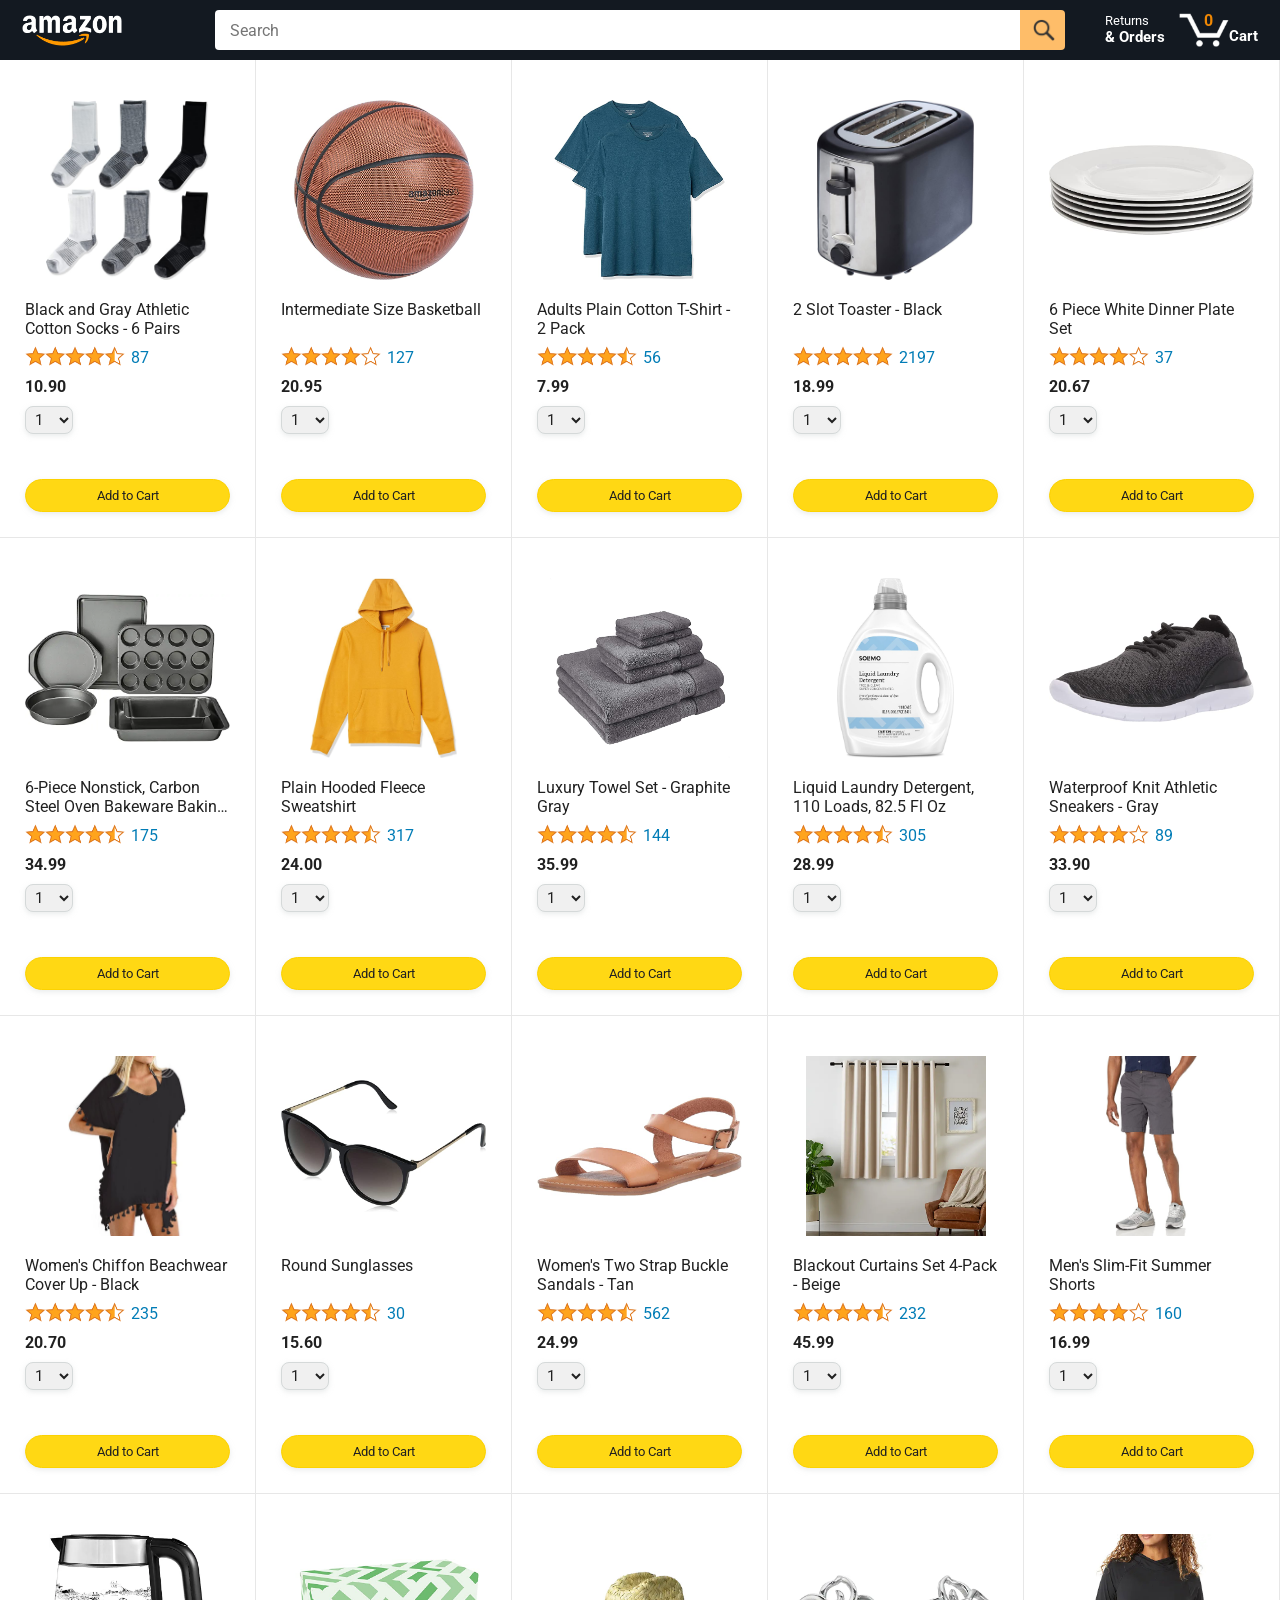
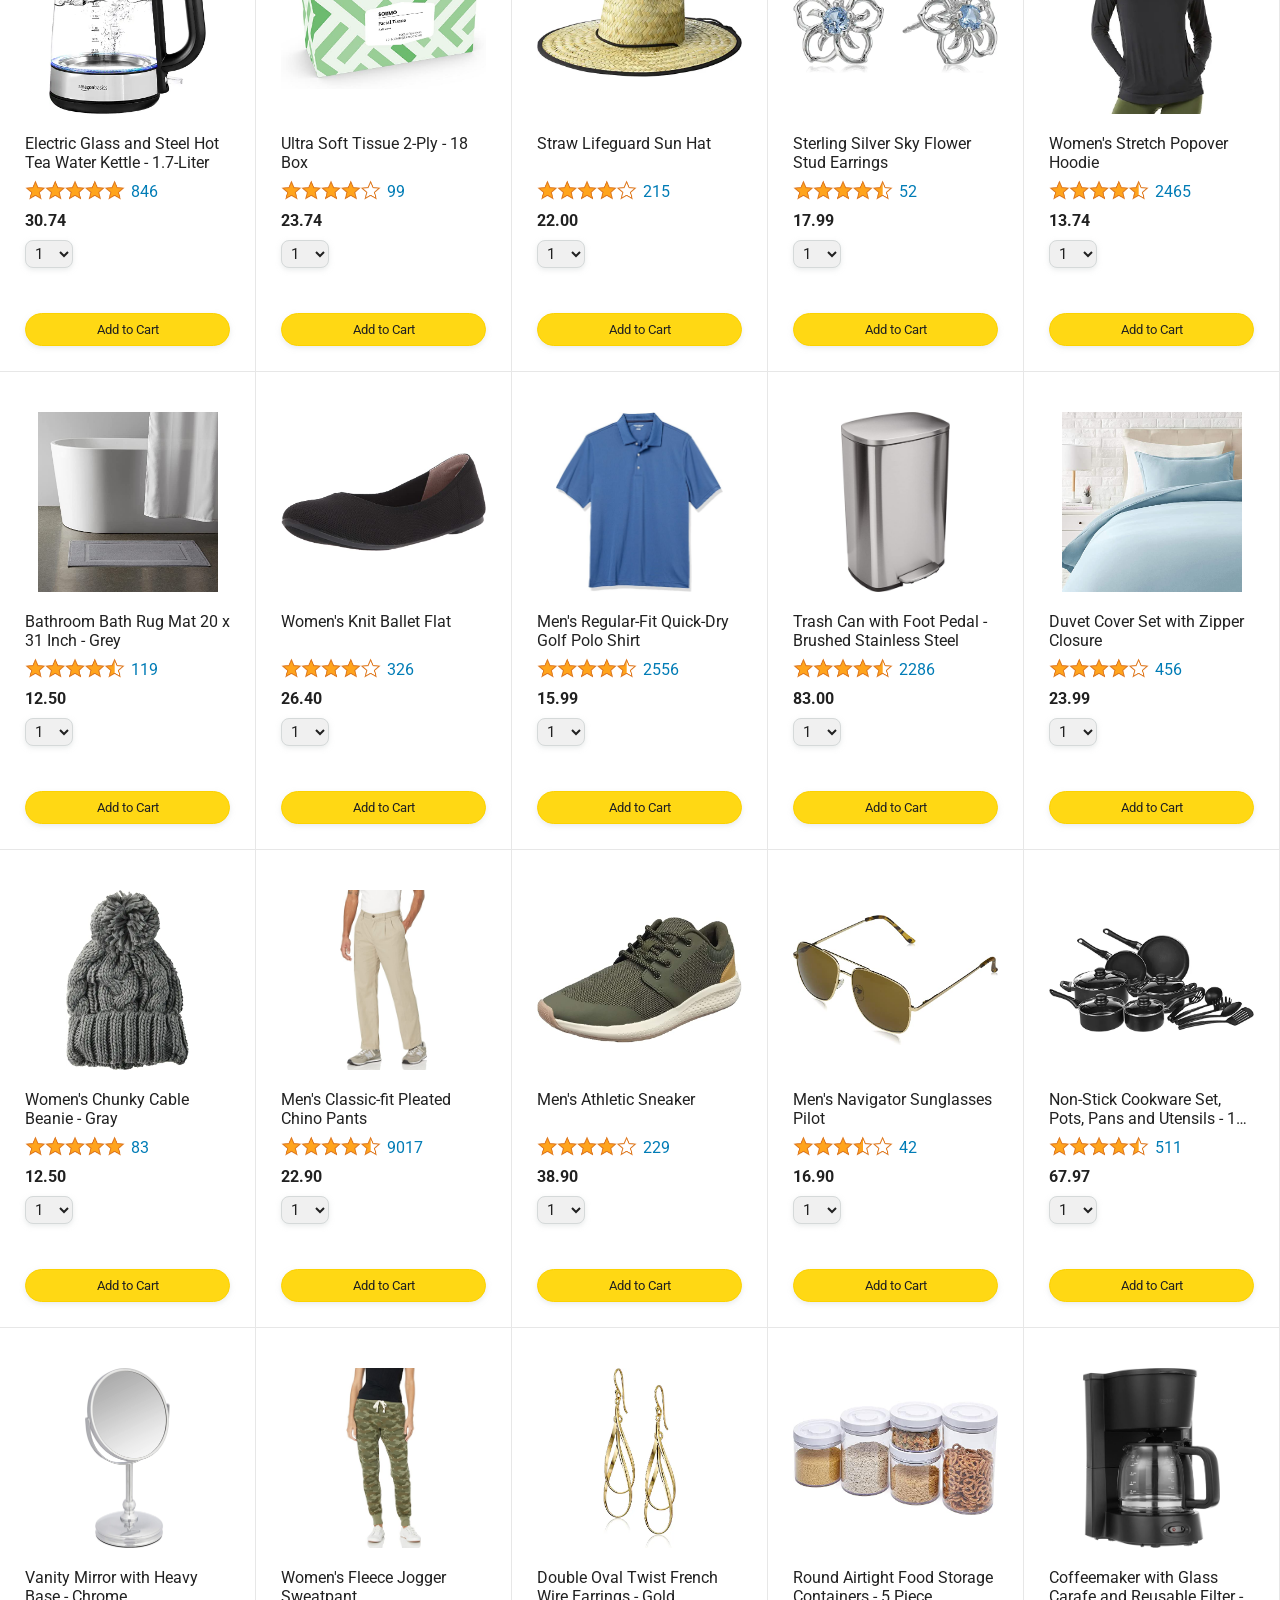
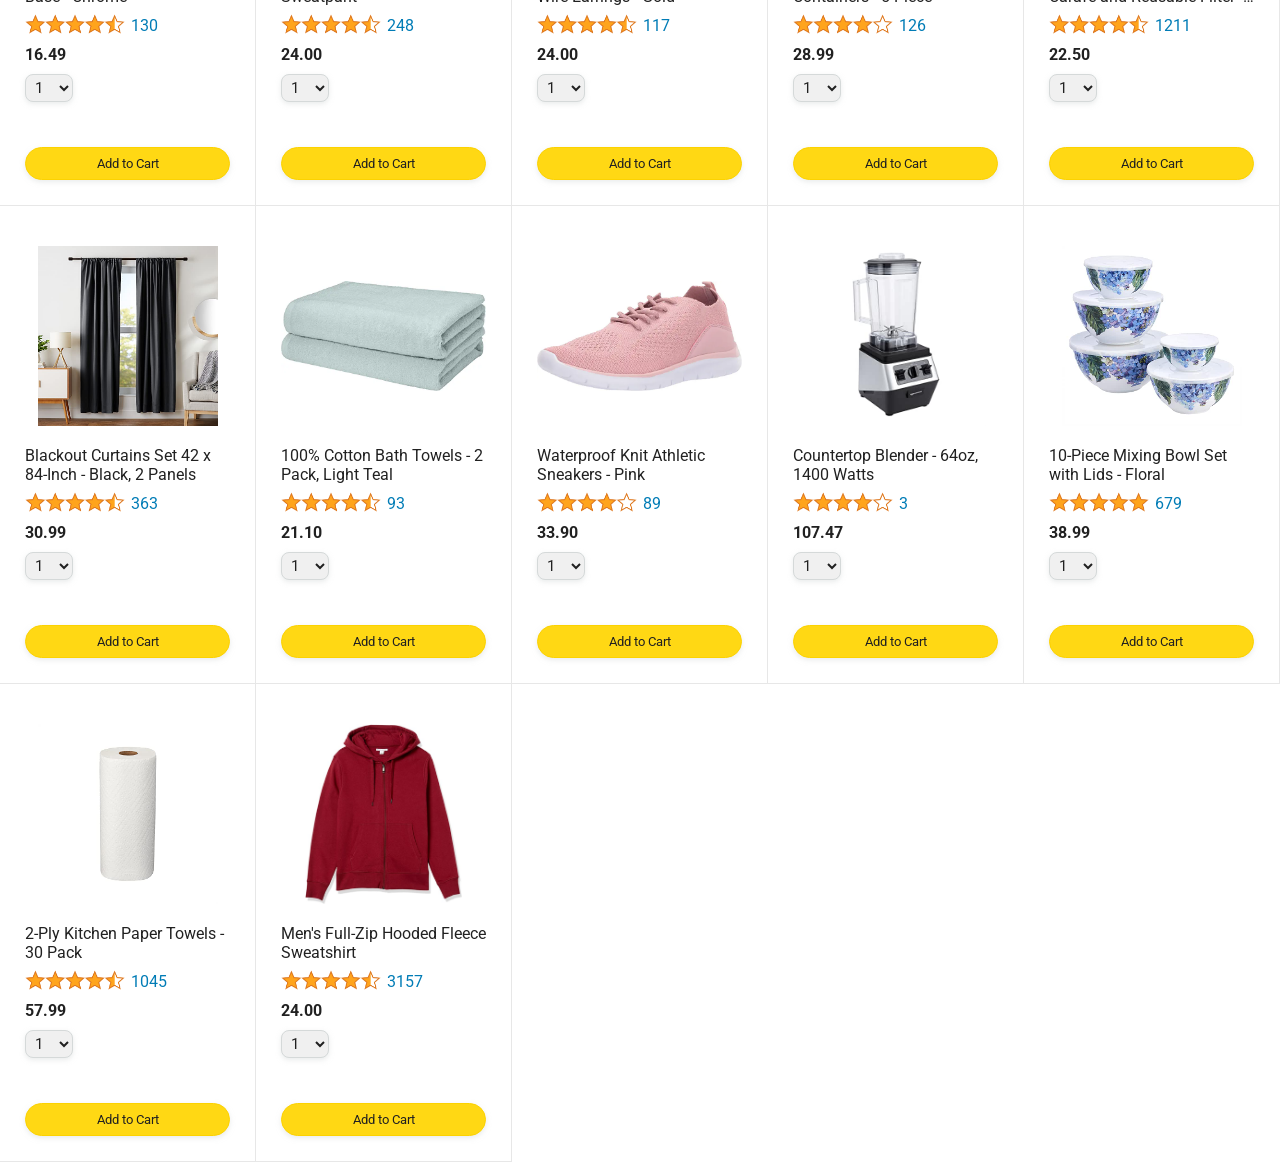
<file: javascript-amazon-project-main/amazon.html>
<!DOCTYPE html>
<html>
  <head>
    <title>Amazon Project</title>

    <!-- This code is needed for responsive design to work.
      (Responsive design = make the website look good on
      smaller screen sizes like a phone or a tablet). -->
    <meta name="viewport" content="width=device-width, initial-scale=1">

    <!-- Load a font called Roboto from Google Fonts. -->
    <link rel="preconnect" href="https://fonts.googleapis.com">
    <link rel="preconnect" href="https://fonts.gstatic.com" crossorigin>
    <link href="https://fonts.googleapis.com/css2?family=Roboto:wght@400;500;700&display=swap" rel="stylesheet">

    <!-- Here are the CSS files for this page. -->
    <link rel="stylesheet" href="styles/shared/general.css">
    <link rel="stylesheet" href="styles/shared/amazon-header.css">
    <link rel="stylesheet" href="styles/pages/amazon.css">
  </head>
  <body>
    <div class="amazon-header">
      <div class="amazon-header-left-section">
        <a href="amazon.html" class="header-link">
          <img class="amazon-logo"
            src="images/amazon-logo-white.png">
          <img class="amazon-mobile-logo"
            src="images/amazon-mobile-logo-white.png">
        </a>
      </div>

      <div class="amazon-header-middle-section">
        <input class="search-bar" type="text" placeholder="Search">

        <button class="search-button">
          <img class="search-icon" src="images/icons/search-icon.png">
        </button>
      </div>

      <div class="amazon-header-right-section">
        <a class="orders-link header-link" href="orders.html">
          <span class="returns-text">Returns</span>
          <span class="orders-text">& Orders</span>
        </a>

        <a class="cart-link header-link" href="checkout.html">
          <img class="cart-icon" src="images/icons/cart-icon.png">
          <div class="cart-quantity js-cart-quantity">0</div>
          <div class="cart-text">Cart</div>
        </a>
      </div>
    </div>
    
    <div class="main">
      
      <div class="products-grid js-products-grid"></div>
    </div>
    <script type="module" src="backend/amazon.js"></script>
  </body>
</html>
</file>
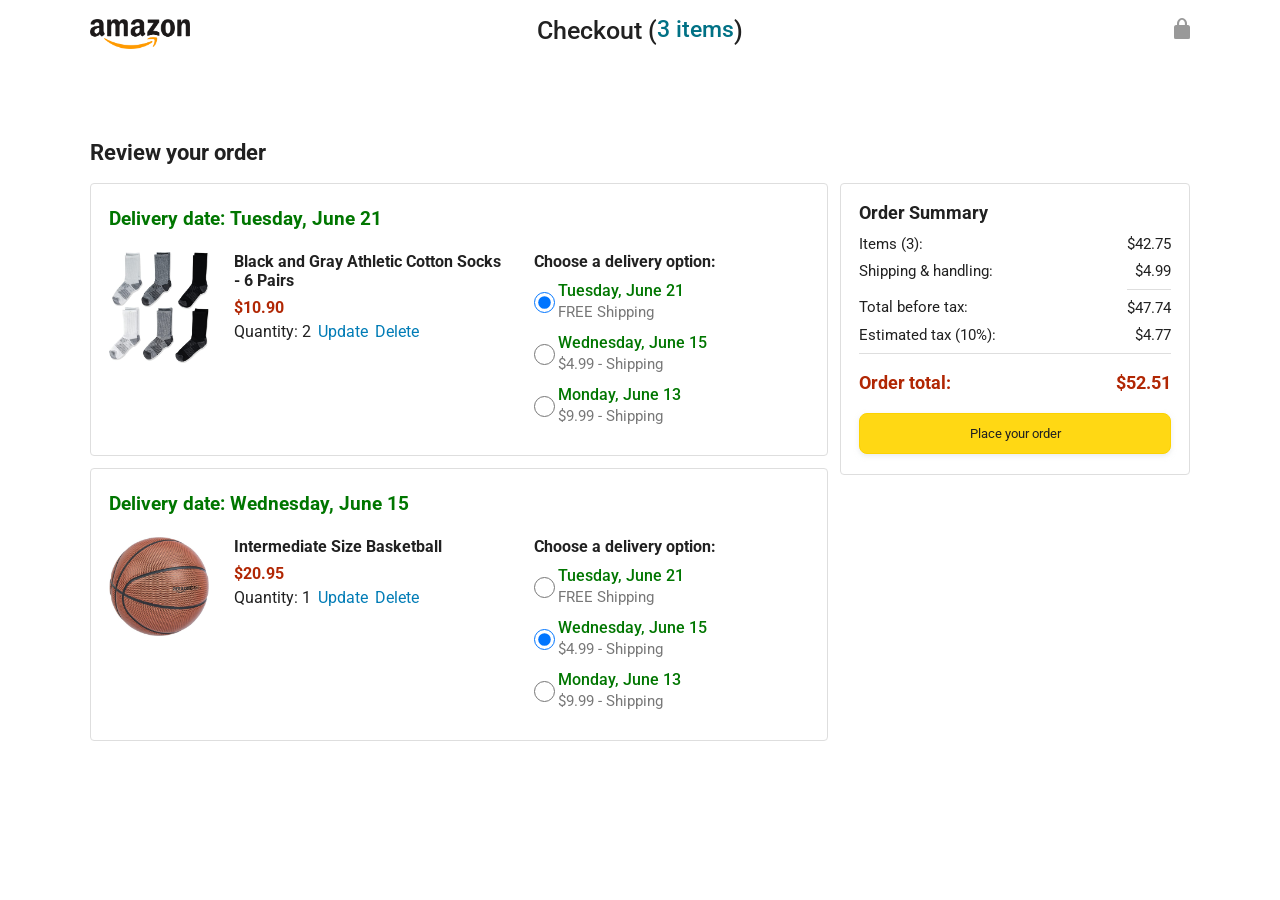
<file: javascript-amazon-project-main/checkout.html>
<!DOCTYPE html>
<html>
  <head>
    <title>Checkout</title>

    <!-- This code is needed for responsive design to work.
      (Responsive design = make the website look good on
      smaller screen sizes like a phone or a tablet). -->
    <meta name="viewport" content="width=device-width, initial-scale=1">

    <!-- Load a font called Roboto from Google Fonts. -->
    <link rel="preconnect" href="https://fonts.googleapis.com">
    <link rel="preconnect" href="https://fonts.gstatic.com" crossorigin>
    <link href="https://fonts.googleapis.com/css2?family=Roboto:wght@400;500;700&display=swap" rel="stylesheet">

    <!-- Here are the CSS files for this page. -->
    <link rel="stylesheet" href="styles/shared/general.css">
    <link rel="stylesheet" href="styles/pages/checkout/checkout-header.css">
    <link rel="stylesheet" href="styles/pages/checkout/checkout.css">
  </head>
  <body>
    <div class="checkout-header">
      <div class="header-content">
        <div class="checkout-header-left-section">
          <a href="amazon.html">
            <img class="amazon-logo" src="images/amazon-logo.png">
            <img class="amazon-mobile-logo" src="images/amazon-mobile-logo.png">
          </a>
        </div>

        <div class="checkout-header-middle-section">
          Checkout (<a class="return-to-home-link"
            href="amazon.html">3 items</a>)
        </div>

        <div class="checkout-header-right-section">
          <img src="images/icons/checkout-lock-icon.png">
        </div>
      </div>
    </div>

    <div class="main">
      <div class="page-title">Review your order</div>

      <div class="checkout-grid">
        <div class="order-summary">
          <div class="cart-item-container">
            <div class="delivery-date">
              Delivery date: Tuesday, June 21
            </div>

            <div class="cart-item-details-grid">
              <img class="product-image"
                src="images/products/athletic-cotton-socks-6-pairs.jpg">

              <div class="cart-item-details">
                <div class="product-name">
                  Black and Gray Athletic Cotton Socks - 6 Pairs
                </div>
                <div class="product-price">
                  $10.90
                </div>
                <div class="product-quantity">
                  <span>
                    Quantity: <span class="quantity-label">2</span>
                  </span>
                  <span class="update-quantity-link link-primary">
                    Update
                  </span>
                  <span class="delete-quantity-link link-primary">
                    Delete
                  </span>
                </div>
              </div>

              <div class="delivery-options">
                <div class="delivery-options-title">
                  Choose a delivery option:
                </div>
                <div class="delivery-option">
                  <input type="radio" checked
                    class="delivery-option-input"
                    name="delivery-option-1">
                  <div>
                    <div class="delivery-option-date">
                      Tuesday, June 21
                    </div>
                    <div class="delivery-option-price">
                      FREE Shipping
                    </div>
                  </div>
                </div>
                <div class="delivery-option">
                  <input type="radio"
                    class="delivery-option-input"
                    name="delivery-option-1">
                  <div>
                    <div class="delivery-option-date">
                      Wednesday, June 15
                    </div>
                    <div class="delivery-option-price">
                      $4.99 - Shipping
                    </div>
                  </div>
                </div>
                <div class="delivery-option">
                  <input type="radio"
                    class="delivery-option-input"
                    name="delivery-option-1">
                  <div>
                    <div class="delivery-option-date">
                      Monday, June 13
                    </div>
                    <div class="delivery-option-price">
                      $9.99 - Shipping
                    </div>
                  </div>
                </div>
              </div>
            </div>
          </div>

          <div class="cart-item-container">
            <div class="delivery-date">
              Delivery date: Wednesday, June 15
            </div>

            <div class="cart-item-details-grid">
              <img class="product-image"
                src="images/products/intermediate-composite-basketball.jpg">

              <div class="cart-item-details">
                <div class="product-name">
                  Intermediate Size Basketball
                </div>
                <div class="product-price">
                  $20.95
                </div>
                <div class="product-quantity">
                  <span>
                    Quantity: <span class="quantity-label">1</span>
                  </span>
                  <span class="update-quantity-link link-primary">
                    Update
                  </span>
                  <span class="delete-quantity-link link-primary">
                    Delete
                  </span>
                </div>
              </div>

              <div class="delivery-options">
                <div class="delivery-options-title">
                  Choose a delivery option:
                </div>

                <div class="delivery-option">
                  <input type="radio" class="delivery-option-input"
                    name="delivery-option-2">
                  <div>
                    <div class="delivery-option-date">
                      Tuesday, June 21
                    </div>
                    <div class="delivery-option-price">
                      FREE Shipping
                    </div>
                  </div>
                </div>
                <div class="delivery-option">
                  <input type="radio" checked class="delivery-option-input"
                    name="delivery-option-2">
                  <div>
                    <div class="delivery-option-date">
                      Wednesday, June 15
                    </div>
                    <div class="delivery-option-price">
                      $4.99 - Shipping
                    </div>
                  </div>
                </div>
                <div class="delivery-option">
                  <input type="radio" class="delivery-option-input"
                    name="delivery-option-2">
                  <div>
                    <div class="delivery-option-date">
                      Monday, June 13
                    </div>
                    <div class="delivery-option-price">
                      $9.99 - Shipping
                    </div>
                  </div>
                </div>
              </div>
            </div>
          </div>
        </div>

        <div class="payment-summary">
          <div class="payment-summary-title">
            Order Summary
          </div>

          <div class="payment-summary-row">
            <div>Items (3):</div>
            <div class="payment-summary-money">$42.75</div>
          </div>

          <div class="payment-summary-row">
            <div>Shipping &amp; handling:</div>
            <div class="payment-summary-money">$4.99</div>
          </div>

          <div class="payment-summary-row subtotal-row">
            <div>Total before tax:</div>
            <div class="payment-summary-money">$47.74</div>
          </div>

          <div class="payment-summary-row">
            <div>Estimated tax (10%):</div>
            <div class="payment-summary-money">$4.77</div>
          </div>

          <div class="payment-summary-row total-row">
            <div>Order total:</div>
            <div class="payment-summary-money">$52.51</div>
          </div>

          <button class="place-order-button button-primary">
            Place your order
          </button>
        </div>
      </div>
    </div>
  </body>
</html>
</file>
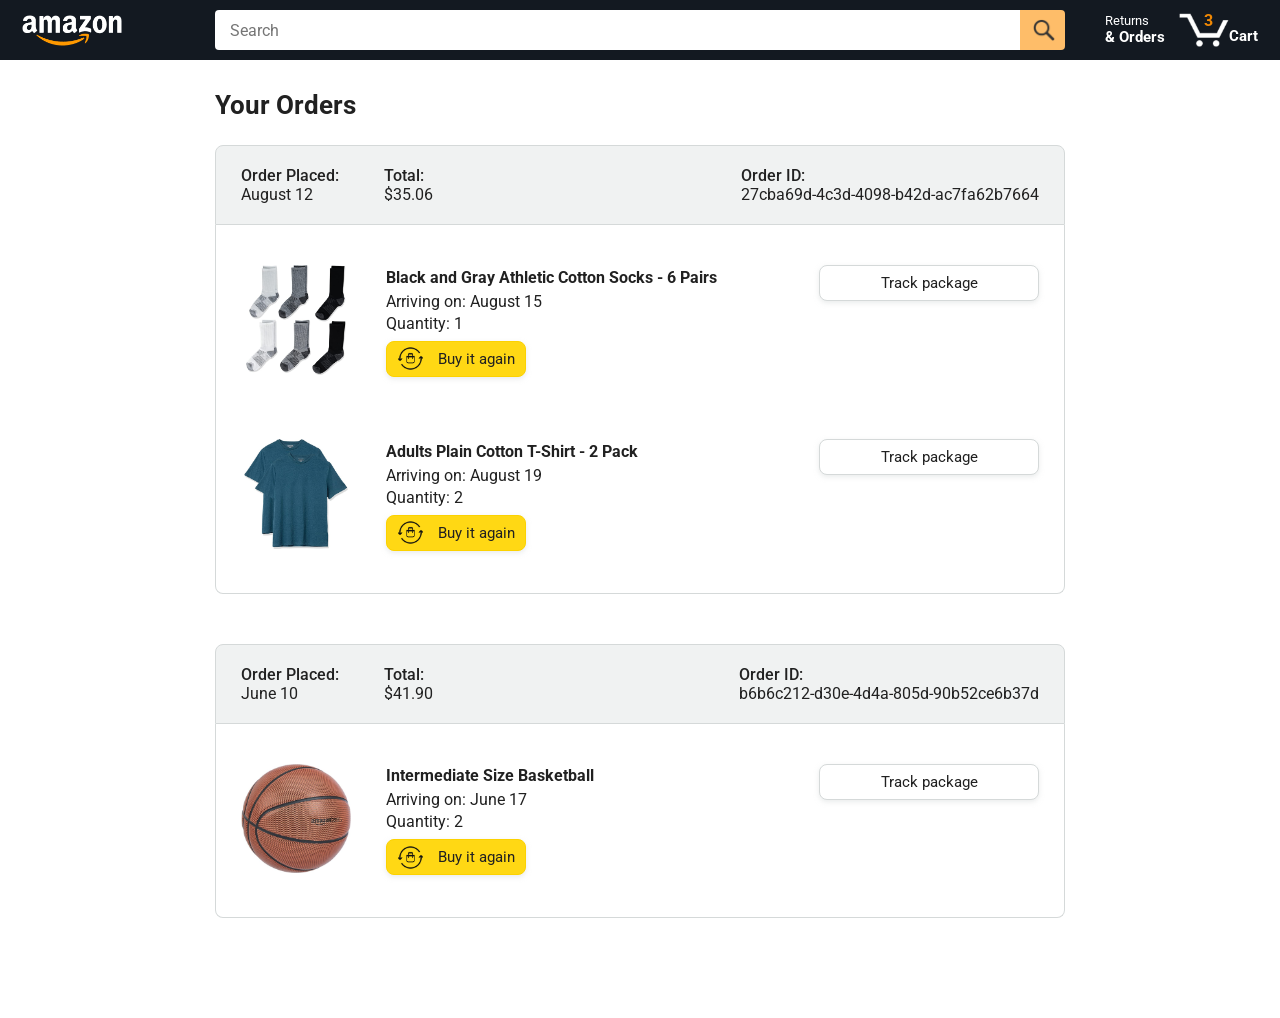
<file: javascript-amazon-project-main/orders.html>
<!DOCTYPE html>
<html>
  <head>
    <title>Orders</title>

    <!-- This code is needed for responsive design to work.
      (Responsive design = make the website look good on
      smaller screen sizes like a phone or a tablet). -->
    <meta name="viewport" content="width=device-width, initial-scale=1">

    <!-- Load a font called Roboto from Google Fonts. -->
    <link rel="preconnect" href="https://fonts.googleapis.com">
    <link rel="preconnect" href="https://fonts.gstatic.com" crossorigin>
    <link href="https://fonts.googleapis.com/css2?family=Roboto:wght@400;500;700&display=swap" rel="stylesheet">

    <!-- Here are the CSS files for this page. -->
    <link rel="stylesheet" href="styles/shared/general.css">
    <link rel="stylesheet" href="styles/shared/amazon-header.css">
    <link rel="stylesheet" href="styles/pages/orders.css">
  </head>
  <body>
    <div class="amazon-header">
      <div class="amazon-header-left-section">
        <a href="amazon.html" class="header-link">
          <img class="amazon-logo"
            src="images/amazon-logo-white.png">
          <img class="amazon-mobile-logo"
            src="images/amazon-mobile-logo-white.png">
        </a>
      </div>

      <div class="amazon-header-middle-section">
        <input class="search-bar" type="text" placeholder="Search">

        <button class="search-button">
          <img class="search-icon" src="images/icons/search-icon.png">
        </button>
      </div>

      <div class="amazon-header-right-section">
        <a class="orders-link header-link" href="orders.html">
          <span class="returns-text">Returns</span>
          <span class="orders-text">& Orders</span>
        </a>

        <a class="cart-link header-link" href="checkout.html">
          <img class="cart-icon" src="images/icons/cart-icon.png">
          <div class="cart-quantity">3</div>
          <div class="cart-text">Cart</div>
        </a>
      </div>
    </div>

    <div class="main">
      <div class="page-title">Your Orders</div>

      <div class="orders-grid">
        <div class="order-container">
          
          <div class="order-header">
            <div class="order-header-left-section">
              <div class="order-date">
                <div class="order-header-label">Order Placed:</div>
                <div>August 12</div>
              </div>
              <div class="order-total">
                <div class="order-header-label">Total:</div>
                <div>$35.06</div>
              </div>
            </div>

            <div class="order-header-right-section">
              <div class="order-header-label">Order ID:</div>
              <div>27cba69d-4c3d-4098-b42d-ac7fa62b7664</div>
            </div>
          </div>

          <div class="order-details-grid">
            <div class="product-image-container">
              <img src="images/products/athletic-cotton-socks-6-pairs.jpg">
            </div>

            <div class="product-details">
              <div class="product-name">
                Black and Gray Athletic Cotton Socks - 6 Pairs
              </div>
              <div class="product-delivery-date">
                Arriving on: August 15
              </div>
              <div class="product-quantity">
                Quantity: 1
              </div>
              <button class="buy-again-button button-primary">
                <img class="buy-again-icon" src="images/icons/buy-again.png">
                <span class="buy-again-message">Buy it again</span>
              </button>
            </div>

            <div class="product-actions">
              <a href="tracking.html">
                <button class="track-package-button button-secondary">
                  Track package
                </button>
              </a>
            </div>

            <div class="product-image-container">
              <img src="images/products/adults-plain-cotton-tshirt-2-pack-teal.jpg">
            </div>

            <div class="product-details">
              <div class="product-name">
                Adults Plain Cotton T-Shirt - 2 Pack
              </div>
              <div class="product-delivery-date">
                Arriving on: August 19
              </div>
              <div class="product-quantity">
                Quantity: 2
              </div>
              <button class="buy-again-button button-primary">
                <img class="buy-again-icon" src="images/icons/buy-again.png">
                <span class="buy-again-message">Buy it again</span>
              </button>
            </div>

            <div class="product-actions">
              <a href="tracking.html">
                <button class="track-package-button button-secondary">
                  Track package
                </button>
              </a>
            </div>
          </div>
        </div>

        <div class="order-container">

          <div class="order-header">
            <div class="order-header-left-section">
              <div class="order-date">
                <div class="order-header-label">Order Placed:</div>
                <div>June 10</div>
              </div>
              <div class="order-total">
                <div class="order-header-label">Total:</div>
                <div>$41.90</div>
              </div>
            </div>

            <div class="order-header-right-section">
              <div class="order-header-label">Order ID:</div>
              <div>b6b6c212-d30e-4d4a-805d-90b52ce6b37d</div>
            </div>
          </div>

          <div class="order-details-grid">
            <div class="product-image-container">
              <img src="images/products/intermediate-composite-basketball.jpg">
            </div>

            <div class="product-details">
              <div class="product-name">
                Intermediate Size Basketball
              </div>
              <div class="product-delivery-date">
                Arriving on: June 17
              </div>
              <div class="product-quantity">
                Quantity: 2
              </div>
              <button class="buy-again-button button-primary">
                <img class="buy-again-icon" src="images/icons/buy-again.png">
                <span class="buy-again-message">Buy it again</span>
              </button>
            </div>

            <div class="product-actions">
              <a href="tracking.html">
                <button class="track-package-button button-secondary">
                  Track package
                </button>
              </a>
            </div>
          </div>
        </div>
      </div>
    </div>
  </body>
</html>
</file>
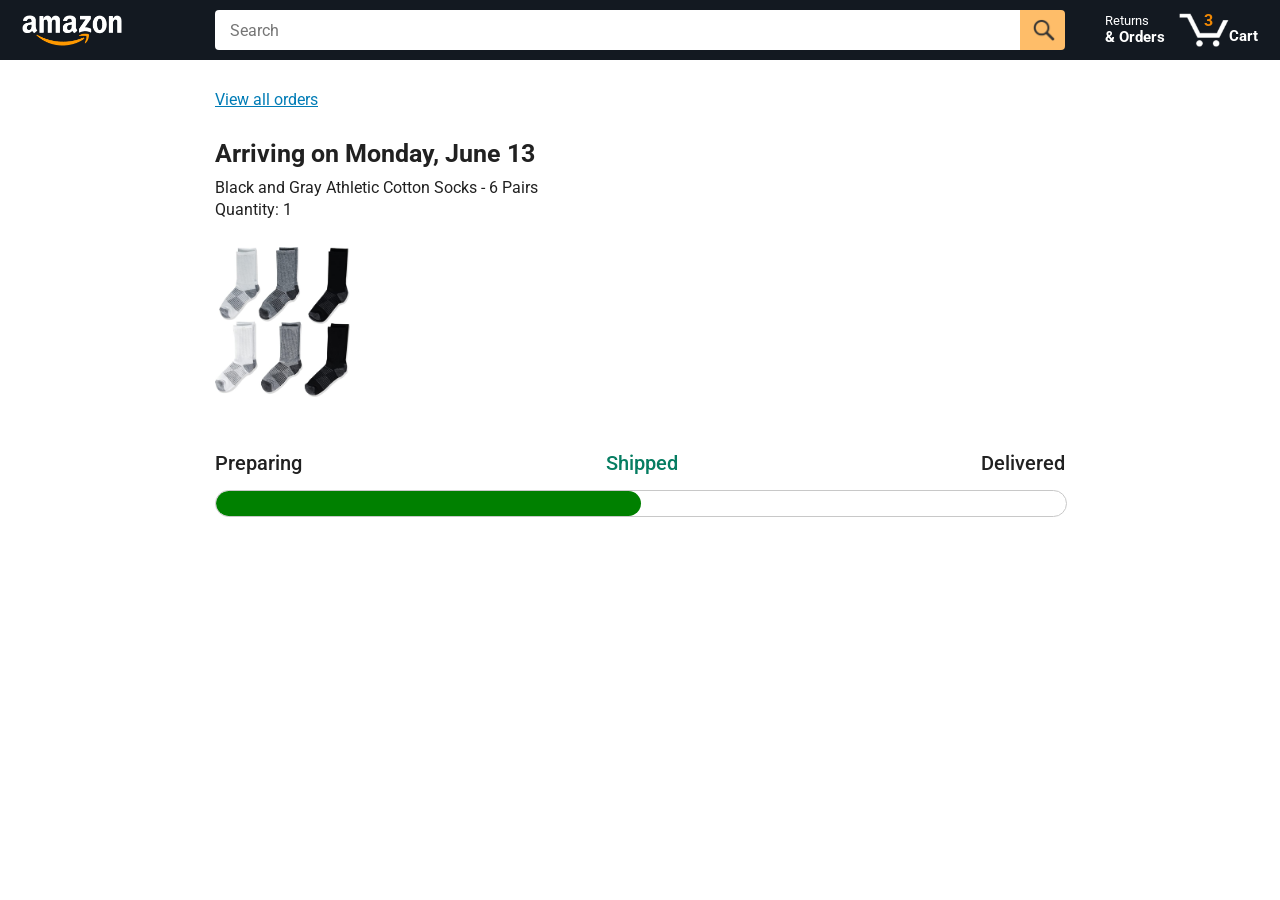
<file: javascript-amazon-project-main/tracking.html>
<!DOCTYPE html>
<html>
  <head>
    <title>Tracking</title>

    <!-- This code is needed for responsive design to work.
      (Responsive design = make the website look good on
      smaller screen sizes like a phone or a tablet). -->
    <meta name="viewport" content="width=device-width, initial-scale=1">

    <!-- Load a font called Roboto from Google Fonts. -->
    <link rel="preconnect" href="https://fonts.googleapis.com">
    <link rel="preconnect" href="https://fonts.gstatic.com" crossorigin>
    <link href="https://fonts.googleapis.com/css2?family=Roboto:wght@400;500;700&display=swap" rel="stylesheet">

    <!-- Here are the CSS files for this page. -->
    <link rel="stylesheet" href="styles/shared/general.css">
    <link rel="stylesheet" href="styles/shared/amazon-header.css">
    <link rel="stylesheet" href="styles/pages/tracking.css">
  </head>
  <body>
    <div class="amazon-header">
      <div class="amazon-header-left-section">
        <a href="amazon.html" class="header-link">
          <img class="amazon-logo"
            src="images/amazon-logo-white.png">
          <img class="amazon-mobile-logo"
            src="images/amazon-mobile-logo-white.png">
        </a>
      </div>

      <div class="amazon-header-middle-section">
        <input class="search-bar" type="text" placeholder="Search">

        <button class="search-button">
          <img class="search-icon" src="images/icons/search-icon.png">
        </button>
      </div>

      <div class="amazon-header-right-section">
        <a class="orders-link header-link" href="orders.html">
          <span class="returns-text">Returns</span>
          <span class="orders-text">& Orders</span>
        </a>

        <a class="cart-link header-link" href="checkout.html">
          <img class="cart-icon" src="images/icons/cart-icon.png">
          <div class="cart-quantity">3</div>
          <div class="cart-text">Cart</div>
        </a>
      </div>
    </div>

    <div class="main">
      <div class="order-tracking">
        <a class="back-to-orders-link link-primary" href="orders.html">
          View all orders
        </a>

        <div class="delivery-date">
          Arriving on Monday, June 13
        </div>

        <div class="product-info">
          Black and Gray Athletic Cotton Socks - 6 Pairs
        </div>

        <div class="product-info">
          Quantity: 1
        </div>

        <img class="product-image" src="images/products/athletic-cotton-socks-6-pairs.jpg">

        <div class="progress-labels-container">
          <div class="progress-label">
            Preparing
          </div>
          <div class="progress-label current-status">
            Shipped
          </div>
          <div class="progress-label">
            Delivered
          </div>
        </div>

        <div class="progress-bar-container">
          <div class="progress-bar"></div>
        </div>
      </div>
    </div>
  </body>
</html>
</file>
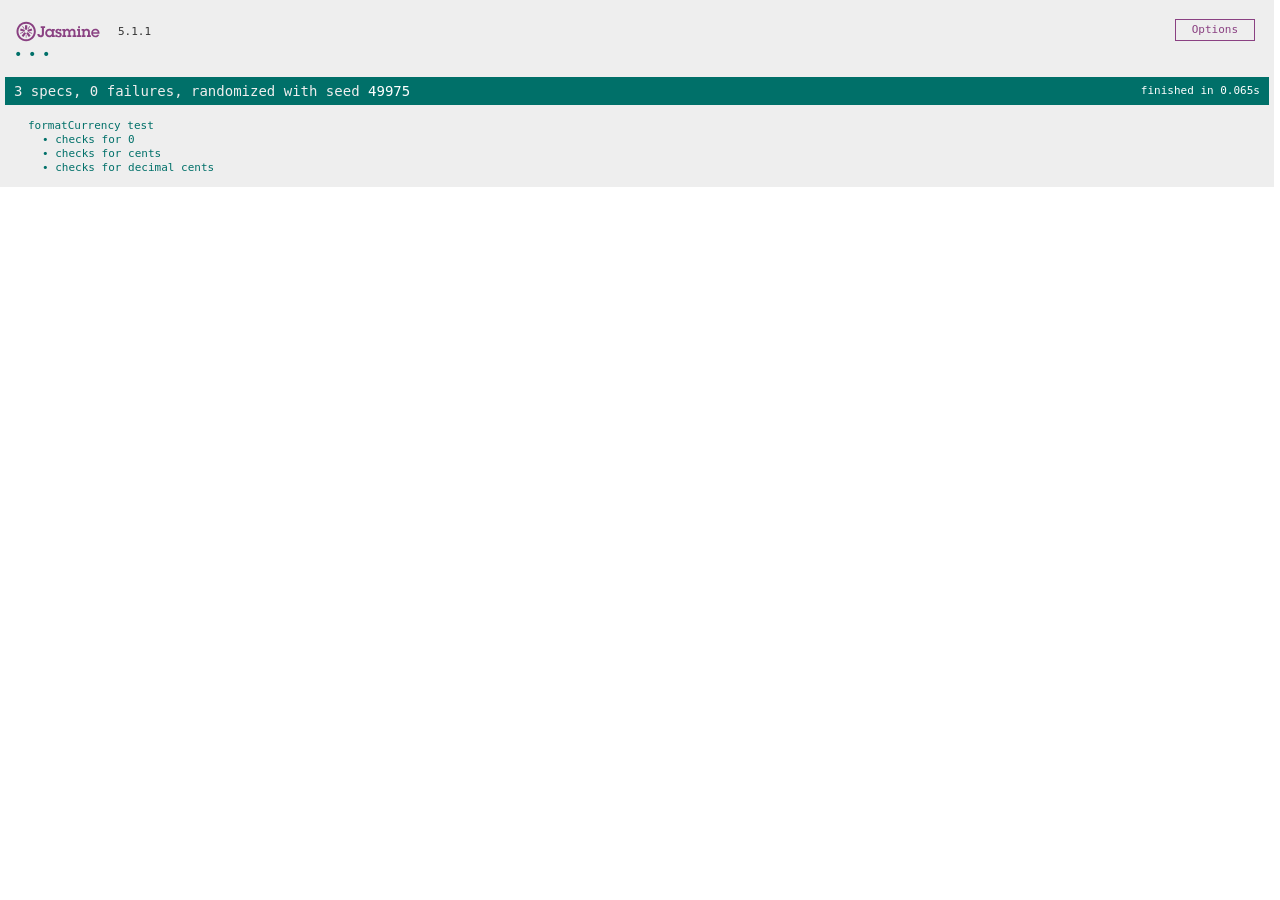
<file: tests-jasmine/SpecRunner.html>
<!DOCTYPE html>
<html>
<head>
  <meta charset="utf-8">
  <title>Jasmine Spec Runner v5.1.1</title>

  <link rel="shortcut icon" type="image/png" href="lib/jasmine-5.1.1/jasmine_favicon.png">
  <link rel="stylesheet" href="lib/jasmine-5.1.1/jasmine.css">

  <script src="lib/jasmine-5.1.1/jasmine.js"></script>
  <script src="lib/jasmine-5.1.1/jasmine-html.js"></script>
  <script src="lib/jasmine-5.1.1/boot0.js"></script>
  <!-- optional: include a file here that configures the Jasmine env -->
  <script src="lib/jasmine-5.1.1/boot1.js"></script>


  <!-- include spec files here... -->
  <script src="spec/paymentTest.js" type="module"></script>

</head>

<body>
</body>
</html>
</file>
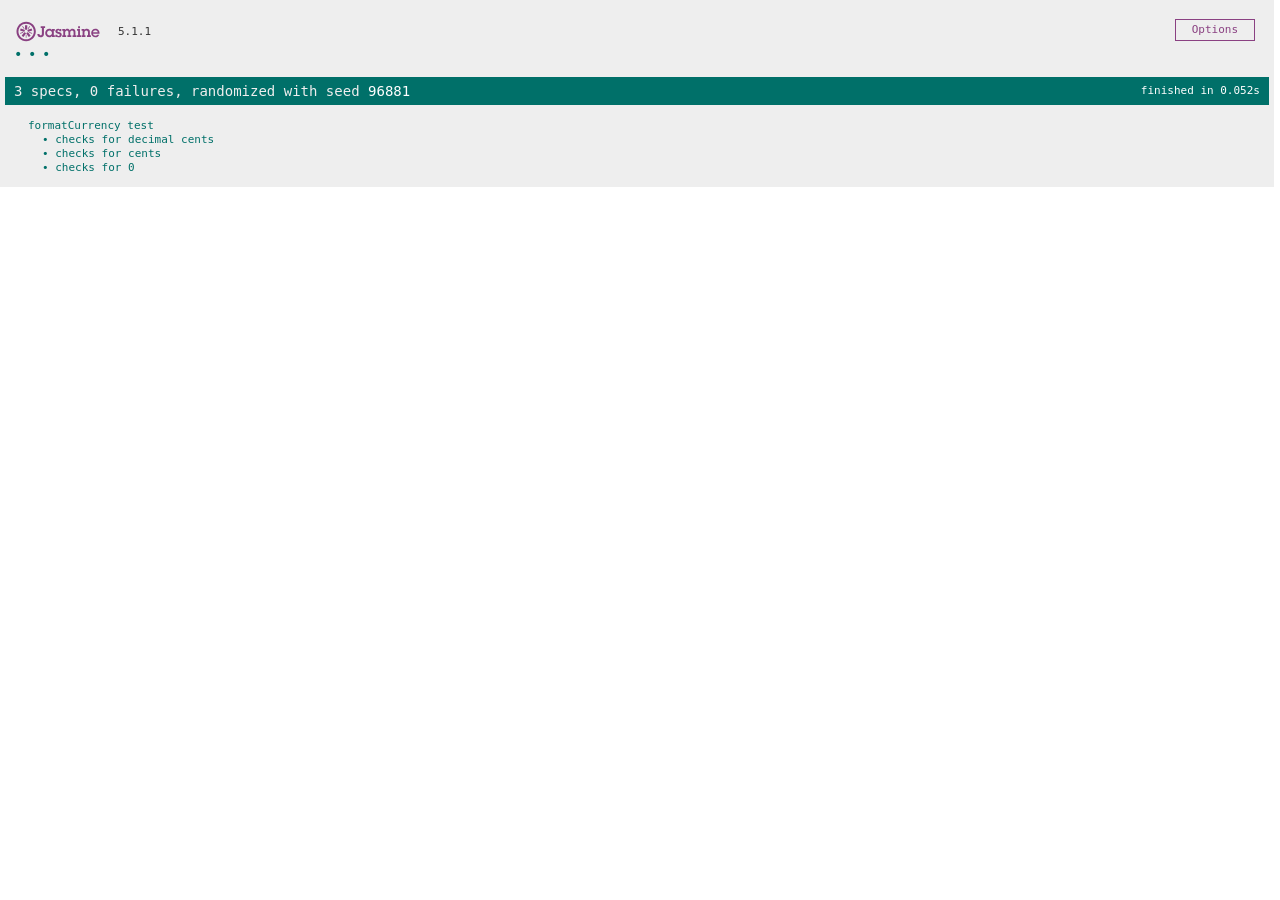
<file: tests/SpecRunner.html>
<!DOCTYPE html>
<html>
<head>
  <meta charset="utf-8">
  <title>Jasmine Spec Runner v5.1.1</title>

  <link rel="shortcut icon" type="image/png" href="lib/jasmine-5.1.1/jasmine_favicon.png">
  <link rel="stylesheet" href="lib/jasmine-5.1.1/jasmine.css">

  <script src="lib/jasmine-5.1.1/jasmine.js"></script>
  <script src="lib/jasmine-5.1.1/jasmine-html.js"></script>
  <script src="lib/jasmine-5.1.1/boot0.js"></script>
  <!-- optional: include a file here that configures the Jasmine env -->
  <script src="lib/jasmine-5.1.1/boot1.js"></script>


  <!-- include spec files here... -->
  <script src="backend/paymentTest.js" type="module"></script>

</head>

<body>
</body>
</html>
</file>
<file: javascript-amazon-project-main/styles/shared/general.css>
body {
  font-family: Roboto, Arial;
  color: rgb(33, 33, 33);
  /* The <body> element has a default margin of 8px
     on all sides. This removes the default margins. */
  margin: 0;
}

/* <p> elements have a default margin on the top
   and bottom. This removes the default margins. */
p {
  margin: 0;
}

button {
  cursor: pointer;
}

select {
  cursor: pointer;
}

input, select, button {
  font-family: Roboto, Arial;
}

.button-primary {
  color: rgb(33, 33, 33);
  background-color: rgb(255, 216, 20);
  border: 1px solid rgb(252, 210, 0);
  border-radius: 8px;
  cursor: pointer;
  box-shadow: 0 2px 5px rgba(213, 217, 217, 0.5);
}

.button-primary:hover {
  background-color: rgb(247, 202, 0);
  border: 1px solid rgb(242, 194, 0);
}

.button-primary:active {
  background: rgb(255, 216, 20);
  border-color: rgb(252, 210, 0);
  box-shadow: none;
}

.button-secondary {
  color: rgb(33, 33, 33);
  background: white;
  border: 1px solid rgb(213, 217, 217);
  border-radius: 8px;
  cursor: pointer;
  box-shadow: 0 2px 5px rgba(213, 217, 217, 0.5);
}

.button-secondary:hover {
  background-color: rgb(247, 250, 250);
}

.button-secondary:active {
  background-color: rgb(237, 253, 255);
  box-shadow: none;
}

/* These styles will limit text to 2 lines. Anything
   beyond 2 lines will be replaced with "..."
   You can find this code by using an A.I. tool or by
   searching in Google.
   https://css-tricks.com/almanac/properties/l/line-clamp/ */
.limit-text-to-2-lines {
  display: -webkit-box;
  -webkit-line-clamp: 2;
  -webkit-box-orient: vertical;
  overflow: hidden;
}

.link-primary {
  color: rgb(1, 124, 182);
  cursor: pointer;
}

.link-primary:hover {
  color: rgb(196, 80, 0);
}

/* Styles for dropdown selectors. */
select {
  color: rgb(33, 33, 33);
  background-color: rgb(240, 240, 240);
  border: 1px solid rgb(213, 217, 217);
  border-radius: 8px;
  padding: 3px 5px;
  font-size: 15px;
  cursor: pointer;
  box-shadow: 0 2px 5px rgba(213, 217, 217, 0.5);
}

select:focus,
input:focus {
  outline: 2px solid rgb(255, 153, 0);
}
</file>
<file: javascript-amazon-project-main/styles/shared/amazon-header.css>
.amazon-header {
  background-color: rgb(19, 25, 33);
  color: white;
  padding-left: 15px;
  padding-right: 15px;

  display: flex;
  align-items: center;
  justify-content: space-between;

  position: fixed;
  top: 0;
  left: 0;
  right: 0;
  height: 60px;
}

.amazon-header-left-section {
  width: 180px;
}

@media (max-width: 800px) {
  .amazon-header-left-section {
    width: unset;
  }
}

.header-link {
  display: inline-block;
  padding: 6px;
  border-radius: 2px;
  cursor: pointer;
  text-decoration: none;
  border: 1px solid rgba(0, 0, 0, 0);
}

.header-link:hover {
  border: 1px solid white;
}

.amazon-logo {
  width: 100px;
  margin-top: 5px;
}

.amazon-mobile-logo {
  display: none;
}

@media (max-width: 575px) {
  .amazon-logo {
    display: none;
  }

  .amazon-mobile-logo {
    display: block;
    height: 35px;
    margin-top: 5px;
  }
}

.amazon-header-middle-section {
  flex: 1;
  max-width: 850px;
  margin-left: 10px;
  margin-right: 10px;
  display: flex;
}

.search-bar {
  flex: 1;
  width: 0;
  font-size: 16px;
  height: 38px;
  padding-left: 15px;
  border: none;
  border-top-left-radius: 4px;
  border-bottom-left-radius: 4px;
  border-top-right-radius: 0;
  border-bottom-right-radius: 0;
}

.search-button {
  background-color: rgb(254, 189, 105);
  border: none;
  width: 45px;
  height: 40px;
  border-top-right-radius: 4px;
  border-bottom-right-radius: 4px;
  flex-shrink: 0;
}

.search-icon {
  height: 22px;
  margin-left: 2px;
  margin-top: 3px;
}

.amazon-header-right-section {
  width: 180px;
  flex-shrink: 0;
  display: flex;
  justify-content: end;
}

.orders-link {
  color: white;
}

.returns-text {
  display: block;
  font-size: 13px;
}

.orders-text {
  display: block;
  font-size: 15px;
  font-weight: 700;
}

.cart-link {
  color: white;
  display: flex;
  align-items: center;
  position: relative;
}

.cart-icon {
  width: 50px;
}

.cart-text {
  margin-top: 12px;
  font-size: 15px;
  font-weight: 700;
}

.cart-quantity {
  color: rgb(240, 136, 4);
  font-size: 16px;
  font-weight: 700;

  position: absolute;
  top: 4px;
  left: 22px;
  
  width: 26px;
  text-align: center;
}
</file>
<file: javascript-amazon-project-main/styles/pages/amazon.css>
.main {
  margin-top: 60px;
}

.products-grid {
  display: grid;

  /* - In CSS Grid, 1fr means a column will take up the
       remaining space in the grid.
     - If we write 1fr 1fr ... 1fr; 8 times, this will
       divide the grid into 8 columns, each taking up an
       equal amount of the space.
     - repeat(8, 1fr); is a shortcut for repeating "1fr"
       8 times (instead of typing out "1fr" 8 times).
       repeat(...) is a special property that works with
       display: grid; */
  grid-template-columns: repeat(8, 1fr);
}

/* @media is used to create responsive design (making the
   website look good on any screen size). This @media
   means when the screen width is 2000px or less, we
   will divide the grid into 7 columns instead of 8. */
@media (max-width: 2000px) {
  .products-grid {
    grid-template-columns: repeat(7, 1fr);
  }
}

/* This @media means when the screen width is 1600px or
   less, we will divide the grid into 6 columns. */
@media (max-width: 1600px) {
  .products-grid {
    grid-template-columns: repeat(6, 1fr);
  }
}

@media (max-width: 1300px) {
  .products-grid {
    grid-template-columns: repeat(5, 1fr);
  }
}

@media (max-width: 1000px) {
  .products-grid {
    grid-template-columns: repeat(4, 1fr);
  }
}

@media (max-width: 800px) {
  .products-grid {
    grid-template-columns: repeat(3, 1fr);
  }
}

@media (max-width: 575px) {
  .products-grid {
    grid-template-columns: repeat(2, 1fr);
  }
}

@media (max-width: 450px) {
  .products-grid {
    grid-template-columns: 1fr;
  }
}

.product-container {
  padding-top: 40px;
  padding-bottom: 25px;
  padding-left: 25px;
  padding-right: 25px;

  border-right: 1px solid rgb(231, 231, 231);
  border-bottom: 1px solid rgb(231, 231, 231);

  display: flex;
  flex-direction: column;
}

.product-image-container {
  display: flex;
  justify-content: center;
  align-items: center;

  height: 180px;
  margin-bottom: 20px;
}

.product-image {
  /* Images will overflow their container by default. To
    prevent this, we set max-width and max-height to 100%
    so they stay inside their container. */
  max-width: 100%;
  max-height: 100%;
}

.product-name {
  height: 40px;
  margin-bottom: 5px;
}

.product-rating-container {
  display: flex;
  align-items: center;
  margin-bottom: 10px;
}

.product-rating-stars {
  width: 100px;
  margin-right: 6px;
}

.product-rating-count {
  color: rgb(1, 124, 182);
  cursor: pointer;
  margin-top: 3px;
}

.product-price {
  font-weight: 700;
  margin-bottom: 10px;
}

.product-quantity-container {
  margin-bottom: 17px;
}

.product-spacer {
  flex: 1;
}

.added-to-cart {
  color: rgb(6, 125, 98);
  font-size: 16px;

  display: flex;
  align-items: center;
  margin-bottom: 8px;

  /* At first, the "Added to cart" message will
     be invisible. Use JavaScript to change the
     opacity and make it visible. */
  opacity: 0;
}

.added-to-cart img {
  height: 20px;
  margin-right: 5px;
}

.add-to-cart-button {
  width: 100%;
  padding: 8px;
  border-radius: 50px;
}
</file>
<file: javascript-amazon-project-main/styles/pages/checkout/checkout-header.css>
.checkout-header {
  height: 60px;
  padding-left: 30px;
  padding-right: 30px;
  background-color: white;

  display: flex;
  justify-content: center;

  position: fixed;
  top: 0;
  left: 0;
  right: 0;
  z-index: 1000;
}

.header-content {
  width: 100%;
  max-width: 1100px;

  display: flex;
  align-items: center;
}

.checkout-header-left-section {
  width: 150px;
}

.amazon-logo {
  width: 100px;
  margin-top: 12px;
}

.amazon-mobile-logo {
  display: none;
}

/* @media is used to create responsive design (making the
   website look good on any screen size). This @media
   means when the screen width is 575px or less, different
   styles (inside the {...}) will be applied. */
@media (max-width: 575px) {
  .checkout-header-left-section {
    width: auto;
  }

  .amazon-logo {
    display: none;
  }

  .amazon-mobile-logo {
    display: inline-block;
    height: 35px;
    margin-top: 5px;
  }
}

.checkout-header-middle-section {
  flex: 1;
  flex-shrink: 0;
  text-align: center;

  font-size: 25px;
  font-weight: 500;

  display: flex;
  justify-content: center;
}

.return-to-home-link {
  color: rgb(0, 113, 133);
  font-size: 23px;
  text-decoration: none;
  cursor: pointer;
}

@media (max-width: 1000px) {
  .checkout-header-middle-section {
    font-size: 20px;
    margin-right: 60px;
  }

  .return-to-home-link {
    font-size: 18px;
  }
}

@media (max-width: 575px) {
  .checkout-header-middle-section {
    margin-right: 5px;
  }
}

.checkout-header-right-section {
  text-align: right;
  width: 150px;
}

@media (max-width: 1000px) {
  .checkout-header-right-section {
    width: auto;
  }
}
</file>
<file: javascript-amazon-project-main/styles/pages/checkout/checkout.css>
.main {
  max-width: 1100px;
  padding-left: 30px;
  padding-right: 30px;

  margin-top: 140px;
  margin-bottom: 100px;

  /* margin-left: auto;
     margin-right auto;
     Is a trick for centering an element horizontally
     without needing a container. */
  margin-left: auto;
  margin-right: auto;
}

.page-title {
  font-weight: 700;
  font-size: 22px;
  margin-bottom: 18px;
}

.checkout-grid {
  display: grid;
  /* Here, 1fr means the first column will take
     up the remaining space in the grid. */
  grid-template-columns: 1fr 350px;
  column-gap: 12px;

  /* Use align-items: start; to prevent the elements
     in the grid from stretching vertically. */
  align-items: start;
}

@media (max-width: 1000px) {
  .main {
    max-width: 500px;
  }

  .checkout-grid {
    grid-template-columns: 1fr;
  }
}

.cart-item-container,
.payment-summary {
  border: 1px solid rgb(222, 222, 222);
  border-radius: 4px;
  padding: 18px;
}

.cart-item-container {
  margin-bottom: 12px;
}

.payment-summary {
  padding-bottom: 5px;
}

@media (max-width: 1000px) {
  .payment-summary {
    /* grid-row: 1 means this element will be placed into row
      1 in the grid. (Normally, the row that an element is
      placed in is determined by the order of the elements in
      the HTML. grid-row overrides this default ordering). */
    grid-row: 1;
    margin-bottom: 12px;
  }
}

.delivery-date {
  color: rgb(0, 118, 0);
  font-weight: 700;
  font-size: 19px;
  margin-top: 5px;
  margin-bottom: 22px;
}

.cart-item-details-grid {
  display: grid;
  /* 100px 1fr 1fr; means the 2nd and 3rd column will
     take up half the remaining space in the grid
     (they will divide up the remaining space evenly). */
  grid-template-columns: 100px 1fr 1fr;
  column-gap: 25px;
}

@media (max-width: 1000px) {
  .cart-item-details-grid {
    grid-template-columns: 100px 1fr;
    row-gap: 30px;
  }
}

.product-image {
  max-width: 100%;
  max-height: 120px;

  /* margin-left: auto;
     margin-right auto;
     Is a trick for centering an element horizontally
     without needing a container. */
  margin-left: auto;
  margin-right: auto;
}

.product-name {
  font-weight: 700;
  margin-bottom: 8px;
}

.product-price {
  color: rgb(177, 39, 4);
  font-weight: 700;
  margin-bottom: 5px;
}

.product-quantity .link-primary {
  margin-left: 3px;
}

@media (max-width: 1000px) {
  .delivery-options {
    /* grid-column: 1 means this element will be placed
       in column 1 in the grid. (Normally, the column that
       an element is placed in is determined by the order
       of the elements in the HTML. grid-column overrides
       this default ordering).
       
       / span 2 means this element will take up 2 columns
       in the grid (Normally, each element takes up 1
       column in the grid). */
    grid-column: 1 / span 2;
  }
}

.delivery-options-title {
  font-weight: 700;
  margin-bottom: 10px;
}

.delivery-option {
  display: grid;
  grid-template-columns: 24px 1fr;
  margin-bottom: 12px;
  cursor: pointer;
}

.delivery-option-input {
  margin-left: 0px;
  cursor: pointer;
}

.delivery-option-date {
  color: rgb(0, 118, 0);
  font-weight: 500;
  margin-bottom: 3px;
}

.delivery-option-price {
  color: rgb(120, 120, 120);
  font-size: 15px;
}

.payment-summary-title {
  font-weight: 700;
  font-size: 18px;
  margin-bottom: 12px;
}

.payment-summary-row {
  display: grid;
  /* 1fr auto; means the width of the 2nd column will be
     determined by the elements inside the column (auto).
     The 1st column will take up the remaining space. */
  grid-template-columns: 1fr auto;

  font-size: 15px;
  margin-bottom: 9px;
}

.payment-summary-money {
  text-align: right;
}

.subtotal-row .payment-summary-money {
  border-top: 1px solid rgb(222, 222, 222);
}

.subtotal-row div {
  padding-top: 9px;
}

.total-row {
  color: rgb(177, 39, 4);
  font-weight: 700;
  font-size: 18px;

  border-top: 1px solid rgb(222, 222, 222);
  padding-top: 18px;
}

.place-order-button {
  width: 100%;
  padding-top: 12px;
  padding-bottom: 12px;
  border-radius: 8px;

  margin-top: 11px;
  margin-bottom: 15px;
}
</file>
<file: javascript-amazon-project-main/styles/pages/orders.css>
.main {
  max-width: 850px;
  margin-top: 90px;
  margin-bottom: 100px;
  padding-left: 20px;
  padding-right: 20px;

  /* margin-left: auto;
     margin-right auto;
     Is a trick for centering an element horizontally
     without needing a container. */
  margin-left: auto;
  margin-right: auto;
}

.page-title {
  font-weight: 700;
  font-size: 26px;
  margin-bottom: 25px;
}

.orders-grid {
  display: grid;
  grid-template-columns: 1fr;
  row-gap: 50px;
}

.order-header {
  background-color: rgb(240, 242, 242);
  border: 1px solid rgb(213, 217, 217);

  display: flex;
  align-items: center;
  justify-content: space-between;

  padding: 20px 25px;
  border-top-left-radius: 8px;
  border-top-right-radius: 8px;
}

.order-header-left-section {
  display: flex;
  flex-shrink: 0;
}

.order-header-label {
  font-weight: 500;
}

.order-date,
.order-total {
  margin-right: 45px;
}

.order-header-right-section {
  flex-shrink: 1;
}

@media (max-width: 575px) {
  .order-header {
    flex-direction: column;
    align-items: start;
    line-height: 23px;
    padding: 15px;
  }

  .order-header-left-section {
    flex-direction: column;
  }

  .order-header-label {
    margin-right: 5px;
  }

  .order-date,
  .order-total {
    display: grid;
    grid-template-columns: auto 1fr;
    margin-right: 0;
  }

  .order-header-right-section {
    display: grid;
    grid-template-columns: auto 1fr;
  }
}

.order-details-grid {
  padding: 40px 25px;
  border: 1px solid rgb(213, 217, 217);
  border-top: none;
  border-bottom-left-radius: 8px;
  border-bottom-right-radius: 8px;

  display: grid;
  grid-template-columns: 110px 1fr 220px;
  column-gap: 35px;
  row-gap: 60px;
  align-items: center;
}

@media (max-width: 800px) {
  .order-details-grid {
    grid-template-columns: 110px 1fr;
    row-gap: 0;
    padding-bottom: 8px;
  }
}

@media (max-width: 450px) {
  .order-details-grid {
    grid-template-columns: 1fr;
  }
}

.product-image-container {
  text-align: center;
}

.product-image-container img {
  max-width: 110px;
  max-height: 110px;
}

.product-name {
  font-weight: 700;
  margin-bottom: 5px;
}

.product-delivery-date {
  margin-bottom: 3px;
}

.product-quantity {
  margin-bottom: 8px;
}

.buy-again-button {
  font-size: 15px;
  width: 140px;
  height: 36px;
  border-radius: 8px;

  display: flex;
  align-items: center;
  justify-content: center;
}

.buy-again-icon {
  width: 25px;
  margin-right: 15px;
}

.product-actions {
  align-self: start;
}

.track-package-button {
  width: 100%;
  font-size: 15px;
  padding: 8px;
}

@media (max-width: 800px) {
  .buy-again-button {
    margin-bottom: 10px;
  }

  .product-actions {
    /* grid-column: 2 means this element will be placed
       in column 2 in the grid. (Normally, the column that
       an element is placed in is determined by the order
       of the elements in the HTML. grid-column overrides
       this default ordering). */
    grid-column: 2;
    margin-bottom: 30px;
  }

  .track-package-button {
    width: 140px;
  }
}

@media (max-width: 450px) {
  .product-image-container {
    text-align: center;
    margin-bottom: 25px;
  }

  .product-image-container img {
    max-width: 150px;
    max-height: 150px;
  }

  .product-name {
    margin-bottom: 10px;
  }

  .product-quantity {
    margin-bottom: 15px;
  }

  .buy-again-button {
    width: 100%;
    margin-bottom: 15px;
  }

  .product-actions {
    /* grid-column: auto; undos grid-column: 2; from above.
       This element will now be placed in its normal column
       in the grid. */
    grid-column: auto;
    margin-bottom: 70px;
  }

  .track-package-button {
    width: 100%;
    padding: 12px;
  }
}
</file>
<file: javascript-amazon-project-main/styles/pages/tracking.css>
.main {
  max-width: 850px;
  margin-top: 90px;
  margin-bottom: 100px;
  padding-left: 30px;
  padding-right: 30px;

  /* margin-left: auto;
     margin-right auto;
     Is a trick for centering an element horizontally
     without needing a container. */
  margin-left: auto;
  margin-right: auto;
}

.back-to-orders-link {
  display: inline-block;
  margin-bottom: 30px;
}

.delivery-date {
  font-size: 25px;
  font-weight: 700;
  margin-bottom: 10px;
}

.product-info {
  margin-bottom: 3px;
}

.product-image {
  max-width: 150px;
  max-height: 150px;
  margin-top: 25px;
  margin-bottom: 50px;
}

.progress-labels-container {
  display: flex;
  justify-content: space-between;
  font-size: 20px;
  font-weight: 500;
  margin-bottom: 15px;
}

.current-status {
  color: rgb(6, 125, 98);
}

@media (max-width: 575px) {
  .progress-labels-container {
    font-size: 16px;
  }
}

@media (max-width: 450px) {
  .progress-labels-container {
    flex-direction: column;
    margin-bottom: 5px;
  }

  .progress-label {
    margin-bottom: 3px;
  }
}

.progress-bar-container {
  height: 25px;
  width: 100%;

  border: 1px solid rgb(200, 200, 200);
  border-radius: 50px;
  overflow: hidden;
}

.progress-bar {
  height: 100%;
  background-color: green;
  border-radius: 50px;
  width: 50%;
}
</file>
<file: tests-jasmine/lib/jasmine-5.1.1/jasmine.css>
@charset "UTF-8";
body {
  overflow-y: scroll;
}

.jasmine_html-reporter {
  width: 100%;
  background-color: #eee;
  padding: 5px;
  margin: -8px;
  font-size: 11px;
  font-family: Monaco, "Lucida Console", monospace;
  line-height: 14px;
  color: #333;
}
.jasmine_html-reporter a {
  text-decoration: none;
}
.jasmine_html-reporter a:hover {
  text-decoration: underline;
}
.jasmine_html-reporter p, .jasmine_html-reporter h1, .jasmine_html-reporter h2, .jasmine_html-reporter h3, .jasmine_html-reporter h4, .jasmine_html-reporter h5, .jasmine_html-reporter h6 {
  margin: 0;
  line-height: 14px;
}
.jasmine_html-reporter .jasmine-banner,
.jasmine_html-reporter .jasmine-symbol-summary,
.jasmine_html-reporter .jasmine-summary,
.jasmine_html-reporter .jasmine-result-message,
.jasmine_html-reporter .jasmine-spec .jasmine-description,
.jasmine_html-reporter .jasmine-spec-detail .jasmine-description,
.jasmine_html-reporter .jasmine-alert .jasmine-bar,
.jasmine_html-reporter .jasmine-stack-trace {
  padding-left: 9px;
  padding-right: 9px;
}
.jasmine_html-reporter .jasmine-banner {
  position: relative;
}
.jasmine_html-reporter .jasmine-banner .jasmine-title {
  background: url("[data-uri]") no-repeat;
  background: url("[data-uri]") no-repeat, none;
  background-size: 100%;
  display: block;
  float: left;
  width: 90px;
  height: 25px;
}
.jasmine_html-reporter .jasmine-banner .jasmine-version {
  margin-left: 14px;
  position: relative;
  top: 6px;
}
.jasmine_html-reporter #jasmine_content {
  position: fixed;
  right: 100%;
}
.jasmine_html-reporter .jasmine-banner {
  margin-top: 14px;
}
.jasmine_html-reporter .jasmine-duration {
  color: #fff;
  float: right;
  line-height: 28px;
  padding-right: 9px;
}
.jasmine_html-reporter .jasmine-symbol-summary {
  overflow: hidden;
  margin: 14px 0;
}
.jasmine_html-reporter .jasmine-symbol-summary li {
  display: inline-block;
  height: 10px;
  width: 14px;
  font-size: 16px;
}
.jasmine_html-reporter .jasmine-symbol-summary li.jasmine-passed {
  font-size: 14px;
}
.jasmine_html-reporter .jasmine-symbol-summary li.jasmine-passed:before {
  color: #007069;
  content: "•";
}
.jasmine_html-reporter .jasmine-symbol-summary li.jasmine-failed {
  line-height: 9px;
}
.jasmine_html-reporter .jasmine-symbol-summary li.jasmine-failed:before {
  color: #ca3a11;
  content: "×";
  font-weight: bold;
  margin-left: -1px;
}
.jasmine_html-reporter .jasmine-symbol-summary li.jasmine-excluded {
  font-size: 14px;
}
.jasmine_html-reporter .jasmine-symbol-summary li.jasmine-excluded:before {
  color: #bababa;
  content: "•";
}
.jasmine_html-reporter .jasmine-symbol-summary li.jasmine-excluded-no-display {
  font-size: 14px;
  display: none;
}
.jasmine_html-reporter .jasmine-symbol-summary li.jasmine-pending {
  line-height: 17px;
}
.jasmine_html-reporter .jasmine-symbol-summary li.jasmine-pending:before {
  color: #ba9d37;
  content: "*";
}
.jasmine_html-reporter .jasmine-symbol-summary li.jasmine-empty {
  font-size: 14px;
}
.jasmine_html-reporter .jasmine-symbol-summary li.jasmine-empty:before {
  color: #ba9d37;
  content: "•";
}
.jasmine_html-reporter .jasmine-run-options {
  float: right;
  margin-right: 5px;
  border: 1px solid #8a4182;
  color: #8a4182;
  position: relative;
  line-height: 20px;
}
.jasmine_html-reporter .jasmine-run-options .jasmine-trigger {
  cursor: pointer;
  padding: 8px 16px;
}
.jasmine_html-reporter .jasmine-run-options .jasmine-payload {
  position: absolute;
  display: none;
  right: -1px;
  border: 1px solid #8a4182;
  background-color: #eee;
  white-space: nowrap;
  padding: 4px 8px;
}
.jasmine_html-reporter .jasmine-run-options .jasmine-payload.jasmine-open {
  display: block;
}
.jasmine_html-reporter .jasmine-bar {
  line-height: 28px;
  font-size: 14px;
  display: block;
  color: #eee;
}
.jasmine_html-reporter .jasmine-bar.jasmine-failed, .jasmine_html-reporter .jasmine-bar.jasmine-errored {
  background-color: #ca3a11;
  border-bottom: 1px solid #eee;
}
.jasmine_html-reporter .jasmine-bar.jasmine-passed {
  background-color: #007069;
}
.jasmine_html-reporter .jasmine-bar.jasmine-incomplete {
  background-color: #bababa;
}
.jasmine_html-reporter .jasmine-bar.jasmine-skipped {
  background-color: #bababa;
}
.jasmine_html-reporter .jasmine-bar.jasmine-warning {
  margin-top: 14px;
  margin-bottom: 14px;
  background-color: #ba9d37;
  color: #333;
}
.jasmine_html-reporter .jasmine-bar.jasmine-menu {
  background-color: #fff;
  color: #000;
}
.jasmine_html-reporter .jasmine-bar.jasmine-menu a {
  color: blue;
  text-decoration: underline;
}
.jasmine_html-reporter .jasmine-bar a {
  color: white;
}
.jasmine_html-reporter.jasmine-spec-list .jasmine-bar.jasmine-menu.jasmine-failure-list,
.jasmine_html-reporter.jasmine-spec-list .jasmine-results .jasmine-failures {
  display: none;
}
.jasmine_html-reporter.jasmine-failure-list .jasmine-bar.jasmine-menu.jasmine-spec-list,
.jasmine_html-reporter.jasmine-failure-list .jasmine-summary {
  display: none;
}
.jasmine_html-reporter .jasmine-results {
  margin-top: 14px;
}
.jasmine_html-reporter .jasmine-summary {
  margin-top: 14px;
}
.jasmine_html-reporter .jasmine-summary ul {
  list-style-type: none;
  margin-left: 14px;
  padding-top: 0;
  padding-left: 0;
}
.jasmine_html-reporter .jasmine-summary ul.jasmine-suite {
  margin-top: 7px;
  margin-bottom: 7px;
}
.jasmine_html-reporter .jasmine-summary li.jasmine-passed a {
  color: #007069;
}
.jasmine_html-reporter .jasmine-summary li.jasmine-failed a {
  color: #ca3a11;
}
.jasmine_html-reporter .jasmine-summary li.jasmine-empty a {
  color: #ba9d37;
}
.jasmine_html-reporter .jasmine-summary li.jasmine-pending a {
  color: #ba9d37;
}
.jasmine_html-reporter .jasmine-summary li.jasmine-excluded a {
  color: #bababa;
}
.jasmine_html-reporter .jasmine-specs li.jasmine-passed a:before {
  content: "• ";
}
.jasmine_html-reporter .jasmine-specs li.jasmine-failed a:before {
  content: "× ";
}
.jasmine_html-reporter .jasmine-specs li.jasmine-empty a:before {
  content: "* ";
}
.jasmine_html-reporter .jasmine-specs li.jasmine-pending a:before {
  content: "• ";
}
.jasmine_html-reporter .jasmine-specs li.jasmine-excluded a:before {
  content: "• ";
}
.jasmine_html-reporter .jasmine-description + .jasmine-suite {
  margin-top: 0;
}
.jasmine_html-reporter .jasmine-suite {
  margin-top: 14px;
}
.jasmine_html-reporter .jasmine-suite a {
  color: #333;
}
.jasmine_html-reporter .jasmine-failures .jasmine-spec-detail {
  margin-bottom: 28px;
}
.jasmine_html-reporter .jasmine-failures .jasmine-spec-detail .jasmine-description {
  background-color: #ca3a11;
  color: white;
}
.jasmine_html-reporter .jasmine-failures .jasmine-spec-detail .jasmine-description a {
  color: white;
}
.jasmine_html-reporter .jasmine-result-message {
  padding-top: 14px;
  color: #333;
  white-space: pre-wrap;
}
.jasmine_html-reporter .jasmine-result-message span.jasmine-result {
  display: block;
}
.jasmine_html-reporter .jasmine-stack-trace {
  margin: 5px 0 0 0;
  max-height: 224px;
  overflow: auto;
  line-height: 18px;
  color: #666;
  border: 1px solid #ddd;
  background: white;
  white-space: pre;
}
.jasmine_html-reporter .jasmine-expander a {
  display: block;
  margin-left: 14px;
  color: blue;
  text-decoration: underline;
}
.jasmine_html-reporter .jasmine-expander-contents {
  display: none;
}
.jasmine_html-reporter .jasmine-expanded {
  padding-bottom: 10px;
}
.jasmine_html-reporter .jasmine-expanded .jasmine-expander-contents {
  display: block;
  margin-left: 14px;
  padding: 5px;
}
.jasmine_html-reporter .jasmine-debug-log {
  margin: 5px 0 0 0;
  padding: 5px;
  color: #666;
  border: 1px solid #ddd;
  background: white;
}
.jasmine_html-reporter .jasmine-debug-log table {
  border-spacing: 0;
}
.jasmine_html-reporter .jasmine-debug-log table, .jasmine_html-reporter .jasmine-debug-log th, .jasmine_html-reporter .jasmine-debug-log td {
  border: 1px solid #ddd;
}
</file>
<file: tests/lib/jasmine-5.1.1/jasmine.css>
@charset "UTF-8";
body {
  overflow-y: scroll;
}

.jasmine_html-reporter {
  width: 100%;
  background-color: #eee;
  padding: 5px;
  margin: -8px;
  font-size: 0.6875rem;
  font-family: Monaco, "Lucida Console", monospace;
  line-height: 14px;
  color: #333;
}
.jasmine_html-reporter a {
  text-decoration: none;
}
.jasmine_html-reporter a:hover {
  text-decoration: underline;
}
.jasmine_html-reporter p, .jasmine_html-reporter h1, .jasmine_html-reporter h2, .jasmine_html-reporter h3, .jasmine_html-reporter h4, .jasmine_html-reporter h5, .jasmine_html-reporter h6 {
  margin: 0;
  line-height: 14px;
}
.jasmine_html-reporter .jasmine-banner,
.jasmine_html-reporter .jasmine-symbol-summary,
.jasmine_html-reporter .jasmine-summary,
.jasmine_html-reporter .jasmine-result-message,
.jasmine_html-reporter .jasmine-spec .jasmine-description,
.jasmine_html-reporter .jasmine-spec-detail .jasmine-description,
.jasmine_html-reporter .jasmine-alert .jasmine-bar,
.jasmine_html-reporter .jasmine-stack-trace {
  padding-left: 9px;
  padding-right: 9px;
}
.jasmine_html-reporter .jasmine-banner {
  position: relative;
}
.jasmine_html-reporter .jasmine-banner .jasmine-title {
  background: url("[data-uri]") no-repeat;
  background: url("[data-uri]") no-repeat, none;
  background-size: 100%;
  display: block;
  float: left;
  width: 90px;
  height: 25px;
}
.jasmine_html-reporter .jasmine-banner .jasmine-version {
  margin-left: 14px;
  position: relative;
  top: 6px;
}
.jasmine_html-reporter #jasmine_content {
  position: fixed;
  right: 100%;
}
.jasmine_html-reporter .jasmine-banner {
  margin-top: 14px;
}
.jasmine_html-reporter .jasmine-duration {
  color: #fff;
  float: right;
  line-height: 28px;
  padding-right: 9px;
}
.jasmine_html-reporter .jasmine-symbol-summary {
  overflow: hidden;
  margin: 14px 0;
}
.jasmine_html-reporter .jasmine-symbol-summary li {
  display: inline-block;
  height: 10px;
  width: 14px;
  font-size: 1rem;
}
.jasmine_html-reporter .jasmine-symbol-summary li.jasmine-passed {
  font-size: 0.875rem;
}
.jasmine_html-reporter .jasmine-symbol-summary li.jasmine-passed:before {
  color: #007069;
  content: "•";
}
.jasmine_html-reporter .jasmine-symbol-summary li.jasmine-failed {
  line-height: 9px;
}
.jasmine_html-reporter .jasmine-symbol-summary li.jasmine-failed:before {
  color: #ca3a11;
  content: "×";
  font-weight: bold;
  margin-left: -1px;
}
.jasmine_html-reporter .jasmine-symbol-summary li.jasmine-excluded {
  font-size: 0.875rem;
}
.jasmine_html-reporter .jasmine-symbol-summary li.jasmine-excluded:before {
  color: #bababa;
  content: "•";
}
.jasmine_html-reporter .jasmine-symbol-summary li.jasmine-excluded-no-display {
  font-size: 0.875rem;
  display: none;
}
.jasmine_html-reporter .jasmine-symbol-summary li.jasmine-pending {
  line-height: 17px;
}
.jasmine_html-reporter .jasmine-symbol-summary li.jasmine-pending:before {
  color: #ba9d37;
  content: "*";
}
.jasmine_html-reporter .jasmine-symbol-summary li.jasmine-empty {
  font-size: 0.875rem;
}
.jasmine_html-reporter .jasmine-symbol-summary li.jasmine-empty:before {
  color: #ba9d37;
  content: "•";
}
.jasmine_html-reporter .jasmine-run-options {
  float: right;
  margin-right: 5px;
  border: 1px solid #8a4182;
  color: #8a4182;
  position: relative;
  line-height: 20px;
}
.jasmine_html-reporter .jasmine-run-options .jasmine-trigger {
  cursor: pointer;
  padding: 8px 16px;
}
.jasmine_html-reporter .jasmine-run-options .jasmine-payload {
  position: absolute;
  display: none;
  right: -1px;
  border: 1px solid #8a4182;
  background-color: #eee;
  white-space: nowrap;
  padding: 4px 8px;
}
.jasmine_html-reporter .jasmine-run-options .jasmine-payload.jasmine-open {
  display: block;
}
.jasmine_html-reporter .jasmine-bar {
  line-height: 28px;
  font-size: 0.875rem;
  display: block;
  color: #eee;
}
.jasmine_html-reporter .jasmine-bar.jasmine-failed, .jasmine_html-reporter .jasmine-bar.jasmine-errored {
  background-color: #ca3a11;
  border-bottom: 1px solid #eee;
}
.jasmine_html-reporter .jasmine-bar.jasmine-passed {
  background-color: #007069;
}
.jasmine_html-reporter .jasmine-bar.jasmine-incomplete {
  background-color: #bababa;
}
.jasmine_html-reporter .jasmine-bar.jasmine-skipped {
  background-color: #bababa;
}
.jasmine_html-reporter .jasmine-bar.jasmine-warning {
  margin-top: 14px;
  margin-bottom: 14px;
  background-color: #ba9d37;
  color: #333;
}
.jasmine_html-reporter .jasmine-bar.jasmine-menu {
  background-color: #fff;
  color: #000;
}
.jasmine_html-reporter .jasmine-bar.jasmine-menu a {
  color: blue;
  text-decoration: underline;
}
.jasmine_html-reporter .jasmine-bar a {
  color: white;
}
.jasmine_html-reporter.jasmine-spec-list .jasmine-bar.jasmine-menu.jasmine-failure-list,
.jasmine_html-reporter.jasmine-spec-list .jasmine-results .jasmine-failures {
  display: none;
}
.jasmine_html-reporter.jasmine-failure-list .jasmine-bar.jasmine-menu.jasmine-spec-list,
.jasmine_html-reporter.jasmine-failure-list .jasmine-summary {
  display: none;
}
.jasmine_html-reporter .jasmine-results {
  margin-top: 14px;
}
.jasmine_html-reporter .jasmine-summary {
  margin-top: 14px;
}
.jasmine_html-reporter .jasmine-summary ul {
  list-style-type: none;
  margin-left: 14px;
  padding-top: 0;
  padding-left: 0;
}
.jasmine_html-reporter .jasmine-summary ul.jasmine-suite {
  margin-top: 7px;
  margin-bottom: 7px;
}
.jasmine_html-reporter .jasmine-summary li.jasmine-passed a {
  color: #007069;
}
.jasmine_html-reporter .jasmine-summary li.jasmine-failed a {
  color: #ca3a11;
}
.jasmine_html-reporter .jasmine-summary li.jasmine-empty a {
  color: #ba9d37;
}
.jasmine_html-reporter .jasmine-summary li.jasmine-pending a {
  color: #ba9d37;
}
.jasmine_html-reporter .jasmine-summary li.jasmine-excluded a {
  color: #bababa;
}
.jasmine_html-reporter .jasmine-specs li.jasmine-passed a:before {
  content: "• ";
}
.jasmine_html-reporter .jasmine-specs li.jasmine-failed a:before {
  content: "× ";
}
.jasmine_html-reporter .jasmine-specs li.jasmine-empty a:before {
  content: "* ";
}
.jasmine_html-reporter .jasmine-specs li.jasmine-pending a:before {
  content: "• ";
}
.jasmine_html-reporter .jasmine-specs li.jasmine-excluded a:before {
  content: "• ";
}
.jasmine_html-reporter .jasmine-description + .jasmine-suite {
  margin-top: 0;
}
.jasmine_html-reporter .jasmine-suite {
  margin-top: 14px;
}
.jasmine_html-reporter .jasmine-suite a {
  color: #333;
}
.jasmine_html-reporter .jasmine-failures .jasmine-spec-detail {
  margin-bottom: 28px;
}
.jasmine_html-reporter .jasmine-failures .jasmine-spec-detail .jasmine-description {
  background-color: #ca3a11;
  color: white;
}
.jasmine_html-reporter .jasmine-failures .jasmine-spec-detail .jasmine-description a {
  color: white;
}
.jasmine_html-reporter .jasmine-result-message {
  padding-top: 14px;
  color: #333;
  white-space: pre-wrap;
}
.jasmine_html-reporter .jasmine-result-message span.jasmine-result {
  display: block;
}
.jasmine_html-reporter .jasmine-stack-trace {
  margin: 5px 0 0 0;
  max-height: 224px;
  overflow: auto;
  line-height: 18px;
  color: #666;
  border: 1px solid #ddd;
  background: white;
  white-space: pre;
}
.jasmine_html-reporter .jasmine-expander a {
  display: block;
  margin-left: 14px;
  color: blue;
  text-decoration: underline;
}
.jasmine_html-reporter .jasmine-expander-contents {
  display: none;
}
.jasmine_html-reporter .jasmine-expanded {
  padding-bottom: 10px;
}
.jasmine_html-reporter .jasmine-expanded .jasmine-expander-contents {
  display: block;
  margin-left: 14px;
  padding: 5px;
}
.jasmine_html-reporter .jasmine-debug-log {
  margin: 5px 0 0 0;
  padding: 5px;
  color: #666;
  border: 1px solid #ddd;
  background: white;
}
.jasmine_html-reporter .jasmine-debug-log table {
  border-spacing: 0;
}
.jasmine_html-reporter .jasmine-debug-log table, .jasmine_html-reporter .jasmine-debug-log th, .jasmine_html-reporter .jasmine-debug-log td {
  border: 1px solid #ddd;
}
</file>
